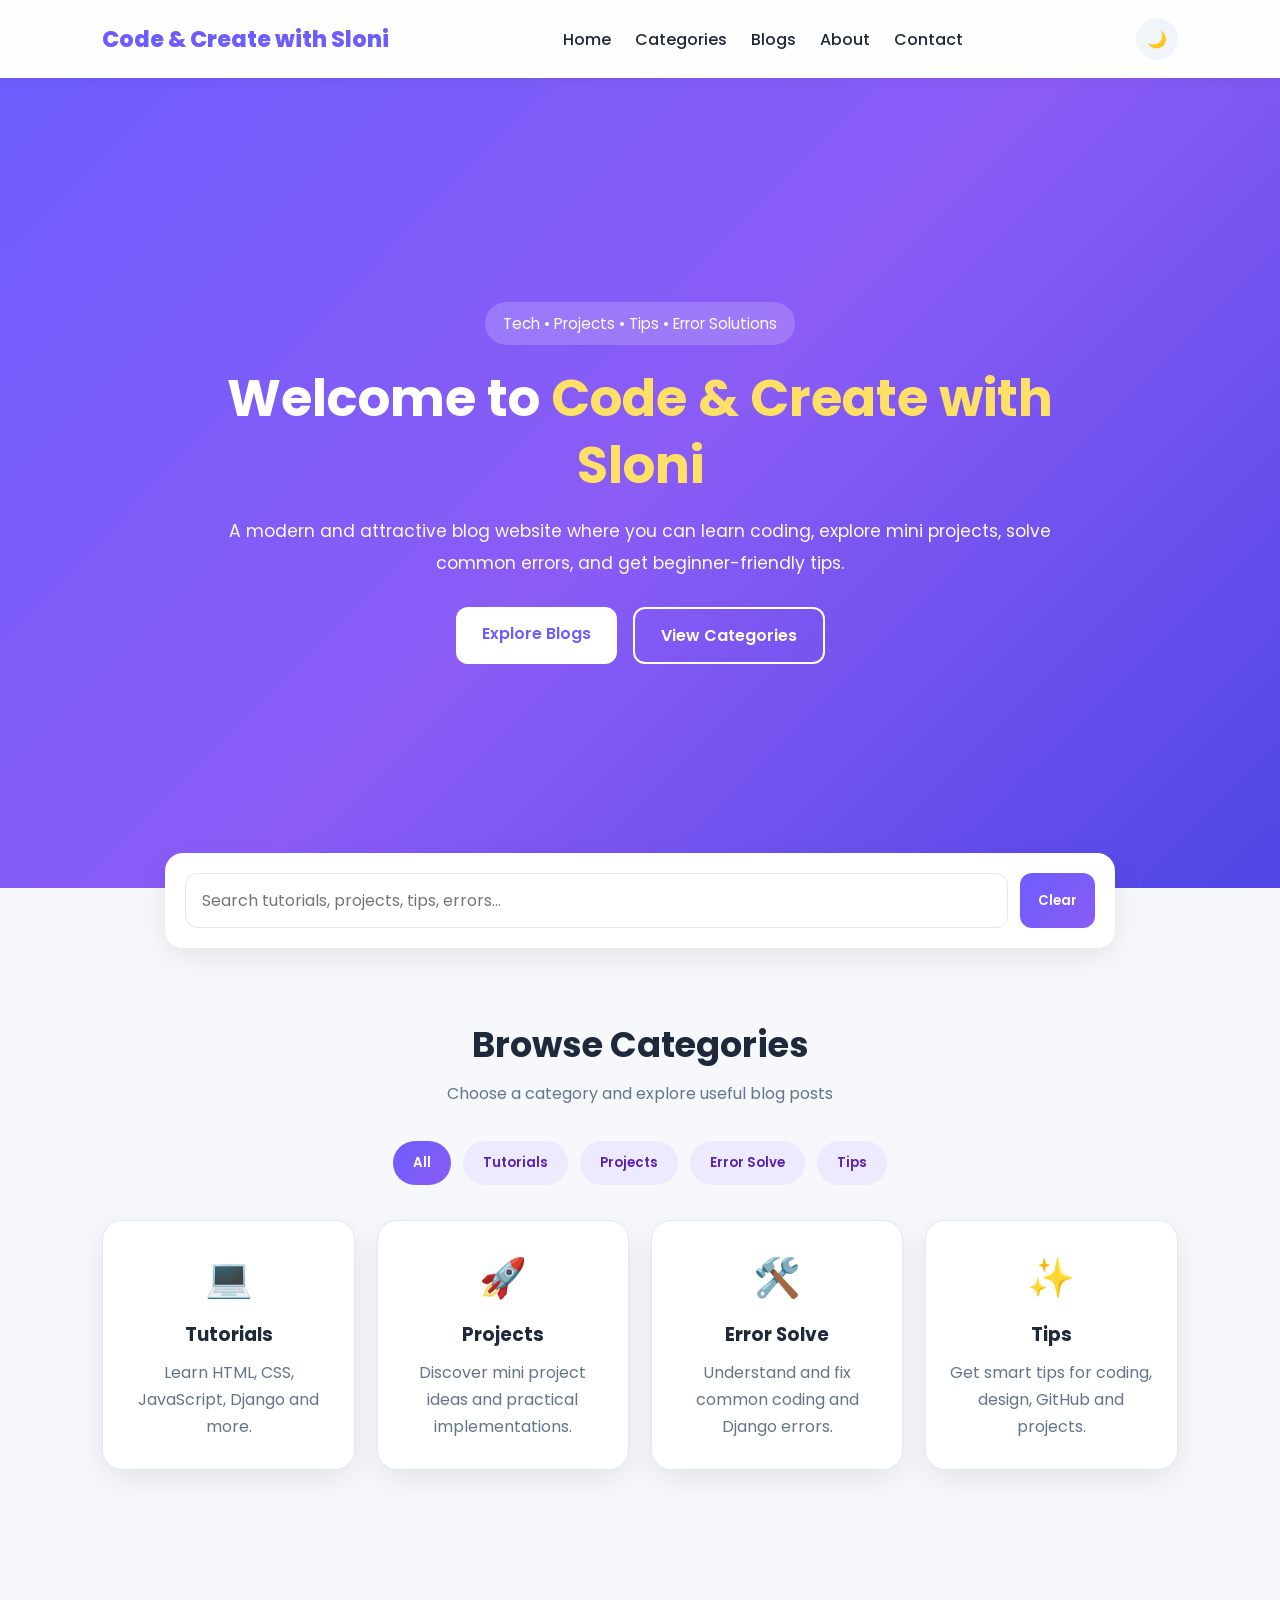
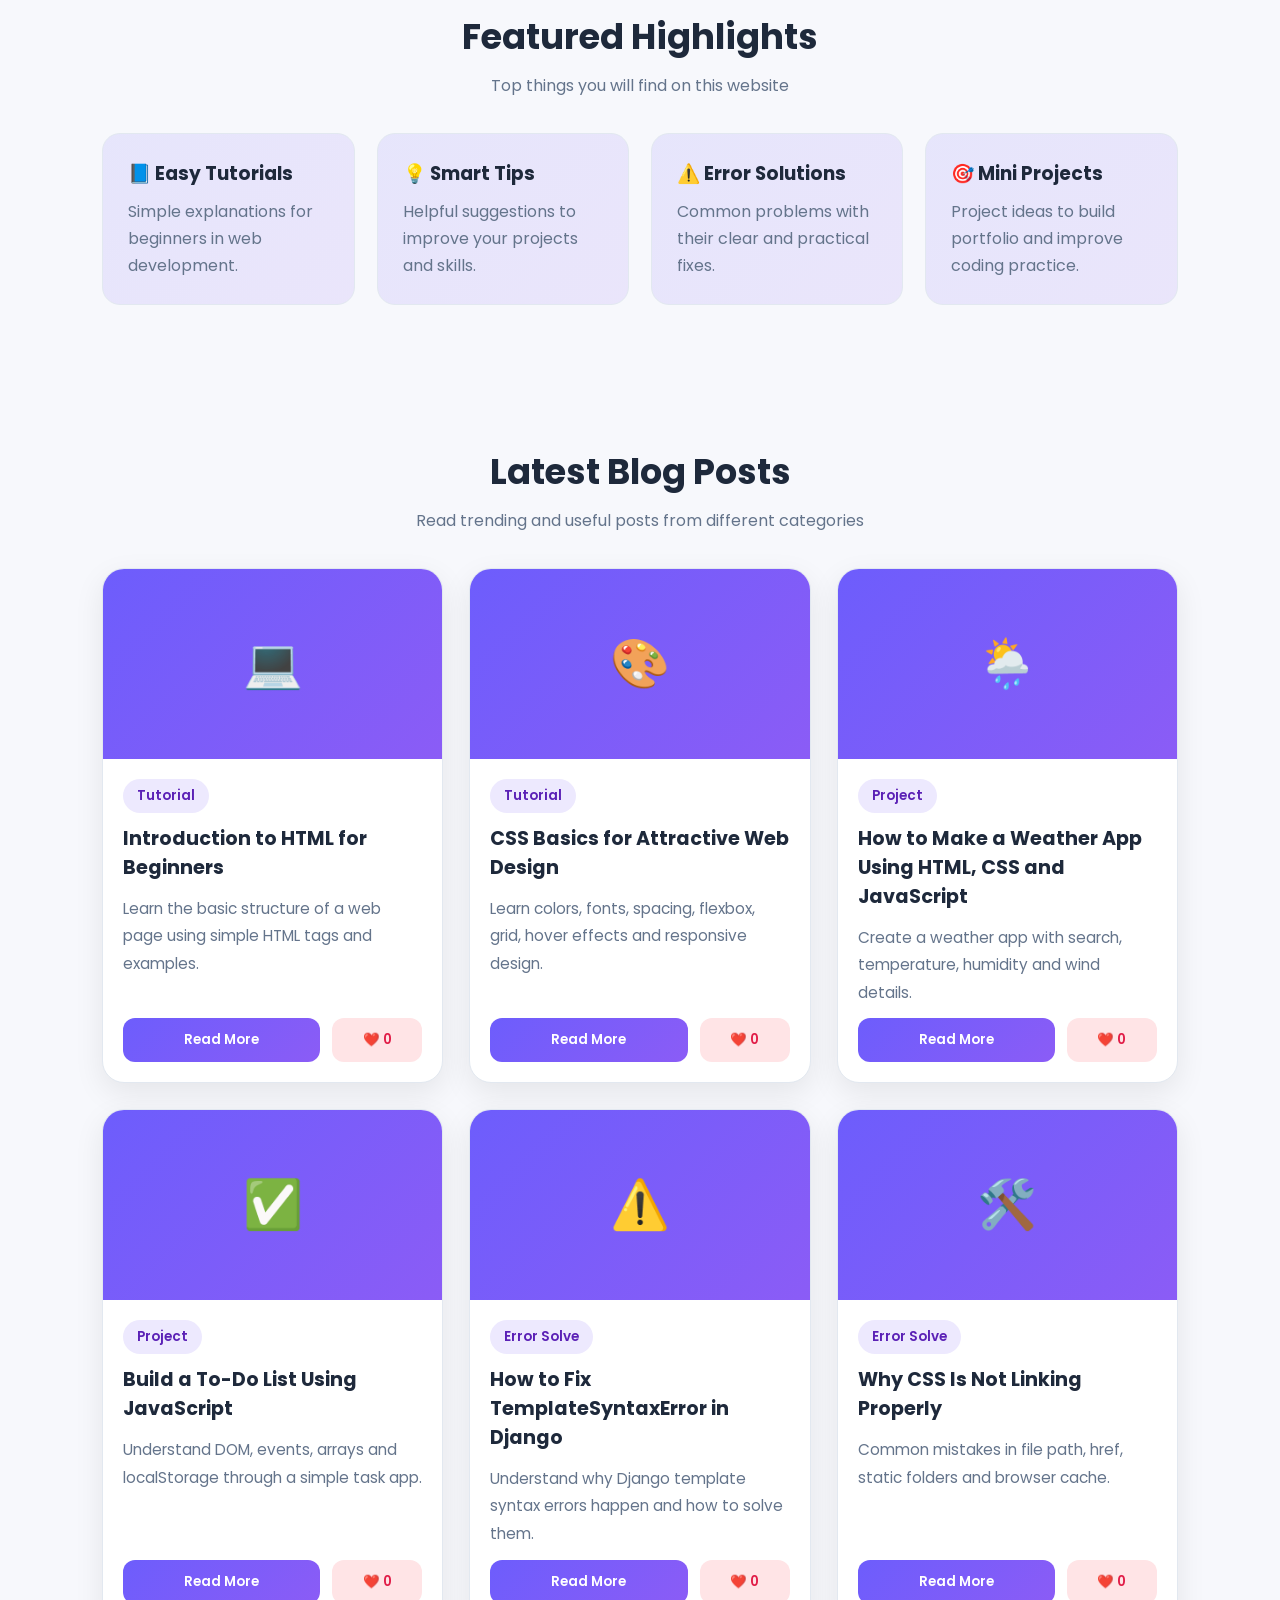
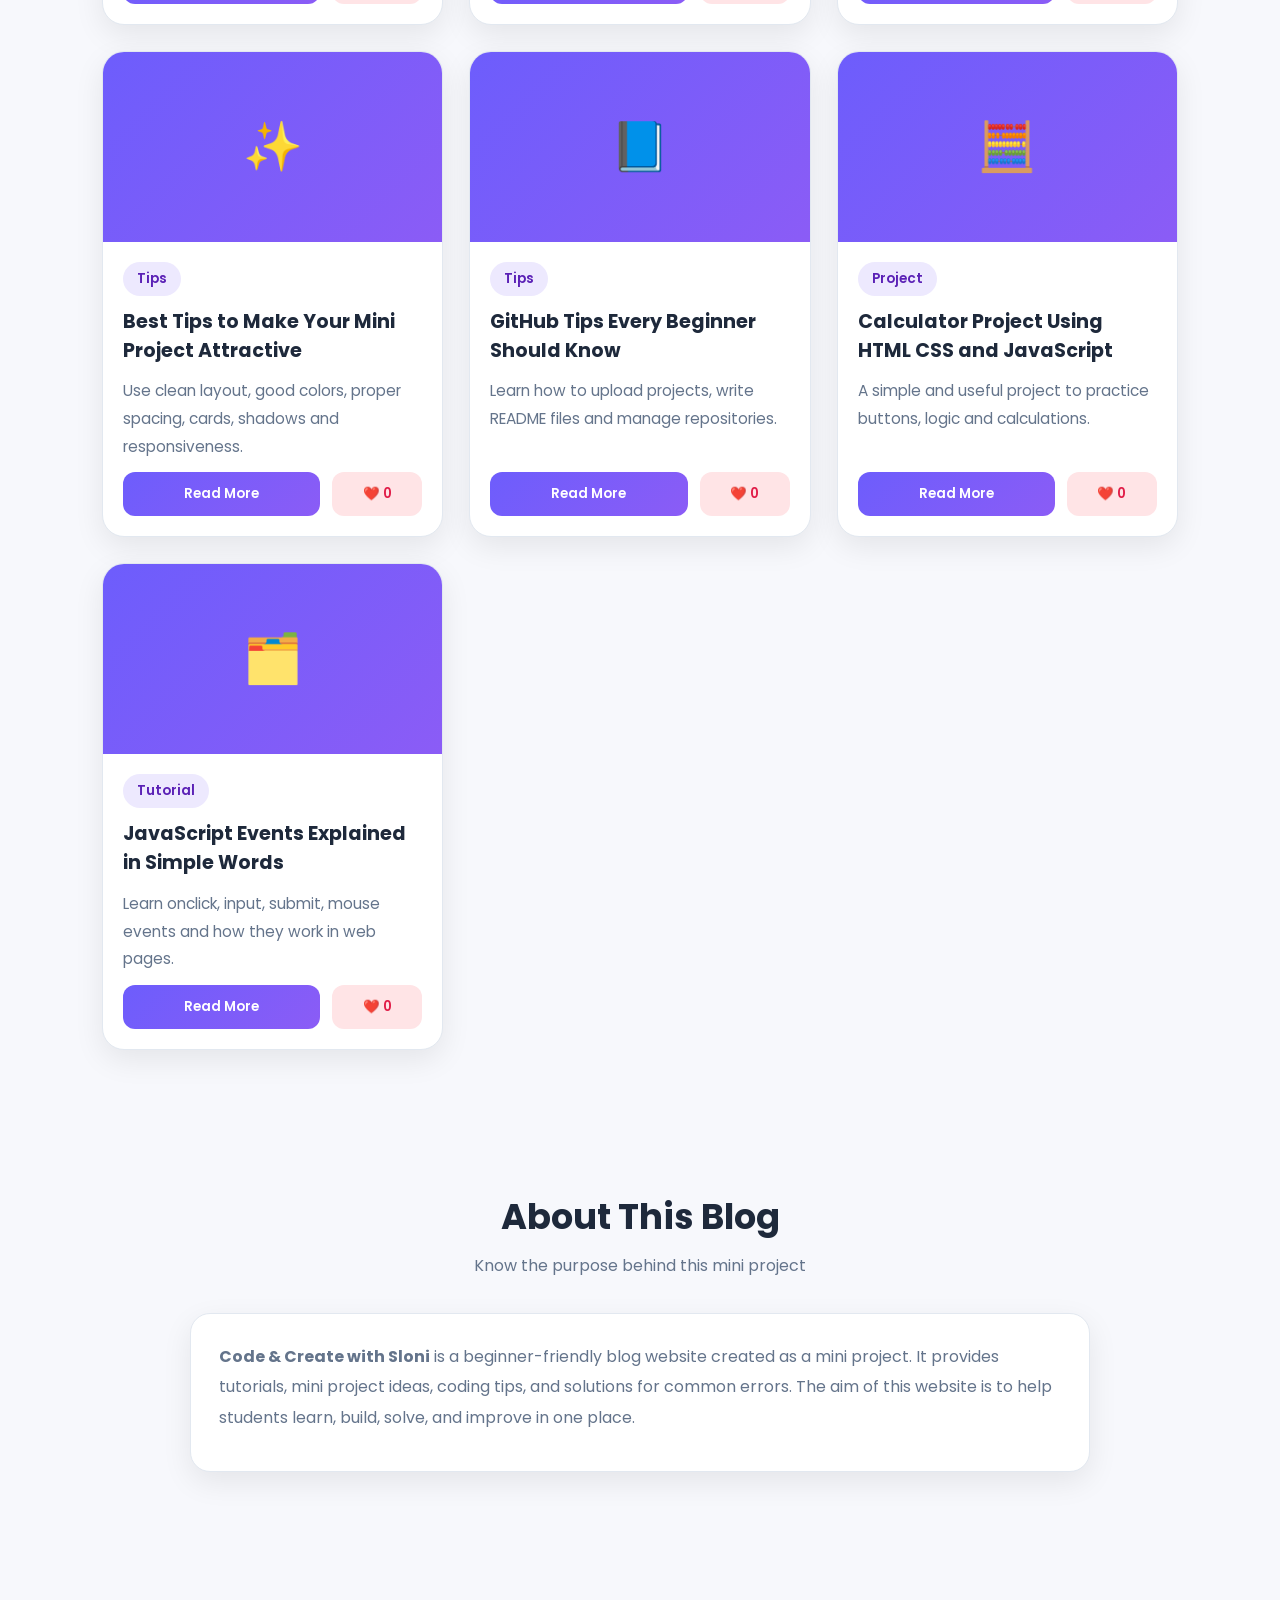
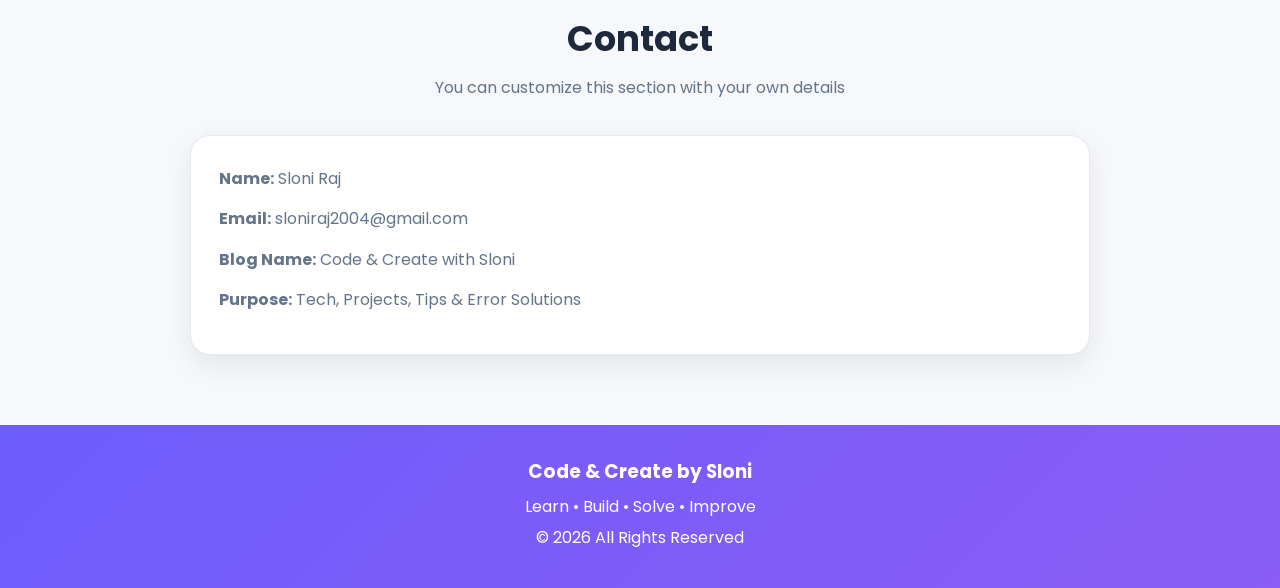
<file: index.html>
<!DOCTYPE html>
<html lang="en">
<head>
  <meta charset="UTF-8" />
  <meta name="viewport" content="width=device-width, initial-scale=1.0" />
  <title>Code & Create with Sloni</title>
  <link rel="stylesheet" href="style.css" />
  <link rel="preconnect" href="https://fonts.googleapis.com">
  <link rel="preconnect" href="https://fonts.gstatic.com" crossorigin>
  <link href="https://fonts.googleapis.com/css2?family=Poppins:wght@300;400;500;600;700;800&display=swap" rel="stylesheet">
</head>
<body>

  <!-- Navbar -->
  <header class="navbar">
    <div class="logo">Code & Create with Sloni</div>

    <nav class="nav-links">
      <a href="#home">Home</a>
      <a href="#categories">Categories</a>
      <a href="#blogs">Blogs</a>
      <a href="#about">About</a>
      <a href="#contact">Contact</a>
    </nav>

    <div class="nav-actions">
      <button id="themeToggle" class="theme-btn">🌙</button>
      <button class="menu-btn" id="menuBtn">☰</button>
    </div>
  </header>

  <!-- Mobile Menu -->
  <div class="mobile-menu" id="mobileMenu">
    <a href="#home">Home</a>
    <a href="#categories">Categories</a>
    <a href="#blogs">Blogs</a>
    <a href="#about">About</a>
    <a href="#contact">Contact</a>
  </div>

  <!-- Hero -->
  <section class="hero" id="home">
    <div class="hero-content">
      <span class="hero-badge">Tech • Projects • Tips • Error Solutions</span>
      <h1>Welcome to <span>Code & Create with Sloni</span></h1>
      <p>
        A modern and attractive blog website where you can learn coding,
        explore mini projects, solve common errors, and get beginner-friendly tips.
      </p>

      <div class="hero-buttons">
        <a href="#blogs" class="btn primary-btn">Explore Blogs</a>
        <a href="#categories" class="btn secondary-btn">View Categories</a>
      </div>
    </div>
  </section>

  <!-- Search -->
  <section class="search-wrapper">
    <div class="search-box">
      <input
        type="text"
        id="searchInput"
        placeholder="Search tutorials, projects, tips, errors..."
      />
      <button id="clearSearch">Clear</button>
    </div>
  </section>

  <!-- Categories -->
  <section class="categories-section" id="categories">
    <div class="section-heading">
      <h2>Browse Categories</h2>
      <p>Choose a category and explore useful blog posts</p>
    </div>

    <div class="category-buttons">
      <button class="filter-btn active" data-category="All" data-link="index.html">All</button>
      <button class="filter-btn" data-category="Tutorial" data-link="tutorials.html">Tutorials</button>
      <button class="filter-btn" data-category="Project" data-link="projects.html">Projects</button>
      <button class="filter-btn" data-category="Error Solve" data-link="error-solve.html">Error Solve</button>
      <button class="filter-btn" data-category="Tips" data-link="tips.html">Tips</button>
    </div>

    <div class="category-cards">

  <a href="tutorials.html" class="category-card">
    <div class="category-icon">💻</div>
    <h3>Tutorials</h3>
    <p>Learn HTML, CSS, JavaScript, Django and more.</p>
  </a>

  <a href="projects.html" class="category-card">
    <div class="category-icon">🚀</div>
    <h3>Projects</h3>
    <p>Discover mini project ideas and practical implementations.</p>
  </a>

  <a href="error-solve.html" class="category-card">
    <div class="category-icon">🛠️</div>
    <h3>Error Solve</h3>
    <p>Understand and fix common coding and Django errors.</p>
  </a>

  <a href="tips.html" class="category-card">
    <div class="category-icon">✨</div>
    <h3>Tips</h3>
    <p>Get smart tips for coding, design, GitHub and projects.</p>
  </a>

</div>
  </section>

  <!-- Featured -->
  <section class="featured-section">
    <div class="section-heading">
      <h2>Featured Highlights</h2>
      <p>Top things you will find on this website</p>
    </div>

    <div class="featured-grid">
      <div class="featured-box">
        <h3>📘 Easy Tutorials</h3>
        <p>Simple explanations for beginners in web development.</p>
      </div>

      <div class="featured-box">
        <h3>💡 Smart Tips</h3>
        <p>Helpful suggestions to improve your projects and skills.</p>
      </div>

      <div class="featured-box">
        <h3>⚠️ Error Solutions</h3>
        <p>Common problems with their clear and practical fixes.</p>
      </div>

      <div class="featured-box">
        <h3>🎯 Mini Projects</h3>
        <p>Project ideas to build portfolio and improve coding practice.</p>
      </div>
    </div>
  </section>

  <!-- Blog Section -->
  <section class="blog-section" id="blogs">
    <div class="section-heading">
      <h2>Latest Blog Posts</h2>
      <p>Read trending and useful posts from different categories</p>
    </div>

    <div class="blog-container" id="blogContainer"></div>
    <div class="no-post" id="noPost">No blog post found.</div>
  </section>

  <!-- About -->
  <section class="about-section" id="about">
    <div class="section-heading">
      <h2>About This Blog</h2>
      <p>Know the purpose behind this mini project</p>
    </div>

    <div class="about-box">
      <p>
        <strong>Code & Create with Sloni</strong> is a beginner-friendly blog website
        created as a mini project. It provides tutorials, mini project ideas,
        coding tips, and solutions for common errors. The aim of this website
        is to help students learn, build, solve, and improve in one place.
      </p>
    </div>
  </section>

  <!-- Contact -->
  <section class="contact-section" id="contact">
    <div class="section-heading">
      <h2>Contact</h2>
      <p>You can customize this section with your own details</p>
    </div>

    <div class="contact-box">
      <p><strong>Name:</strong> Sloni Raj</p>
      <p><strong>Email:</strong> sloniraj2004@gmail.com</p>
      <p><strong>Blog Name:</strong> Code & Create with Sloni</p>
      <p><strong>Purpose:</strong> Tech, Projects, Tips & Error Solutions</p>
    </div>
  </section>

  <!-- Modal -->
  <div class="modal" id="postModal">
    <div class="modal-content">
      <span class="close-btn" id="closeModal">&times;</span>

      <span class="modal-category" id="modalCategory"></span>
      <h2 id="modalTitle"></h2>
      <p id="modalText"></p>

      <div class="modal-actions">
        <button id="modalLikeBtn" class="modal-like-btn">❤️ 0</button>
      </div>

      <div class="comments-section">
        <h3>Comments</h3>
        <div class="comment-input-area">
          <input type="text" id="commentInput" placeholder="Write your comment..." />
          <button id="addCommentBtn">Post</button>
        </div>
        <div class="comment-list" id="commentList"></div>
      </div>
    </div>
  </div>

  <!-- Footer -->
  <footer class="footer">
    <h3>Code & Create by Sloni</h3>
    <p>Learn • Build • Solve • Improve</p>
    <p>© 2026 All Rights Reserved</p>
  </footer>

  <script src="script.js"></script>
</body>
</html>
</file>
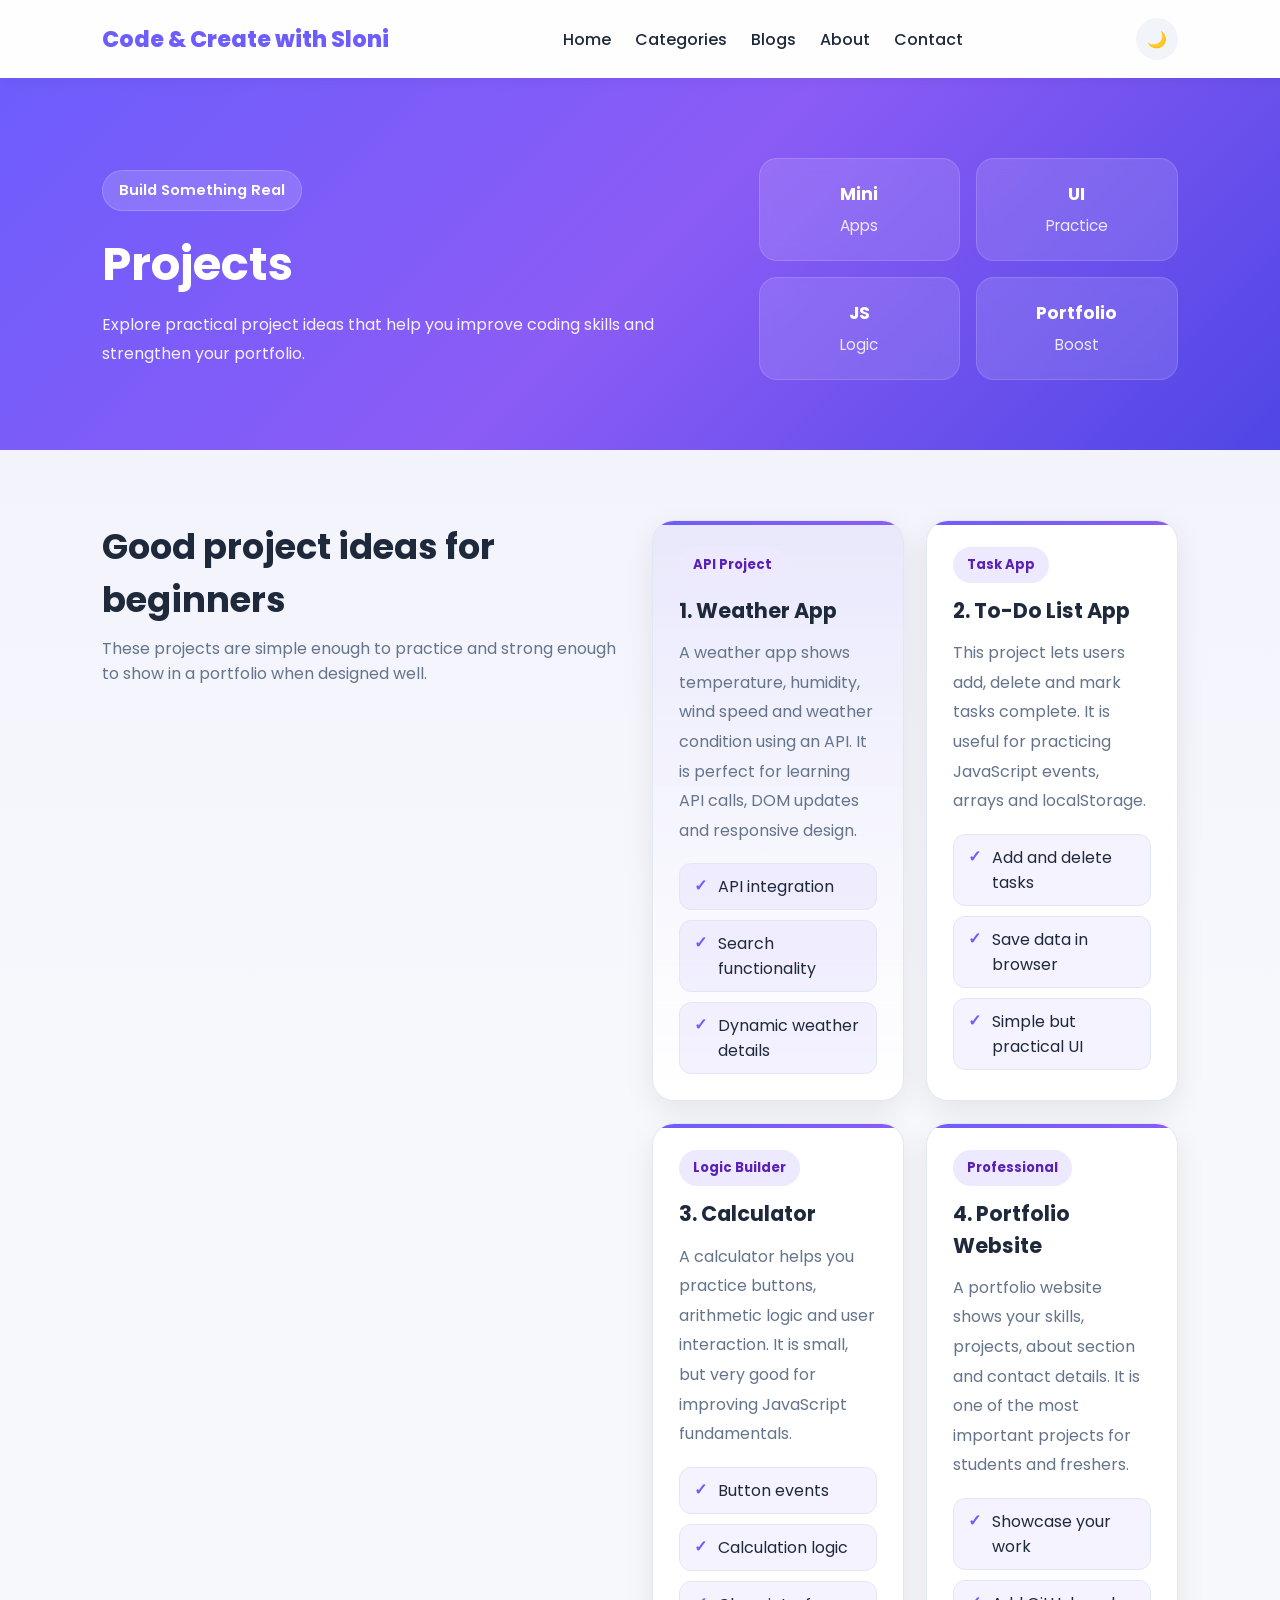
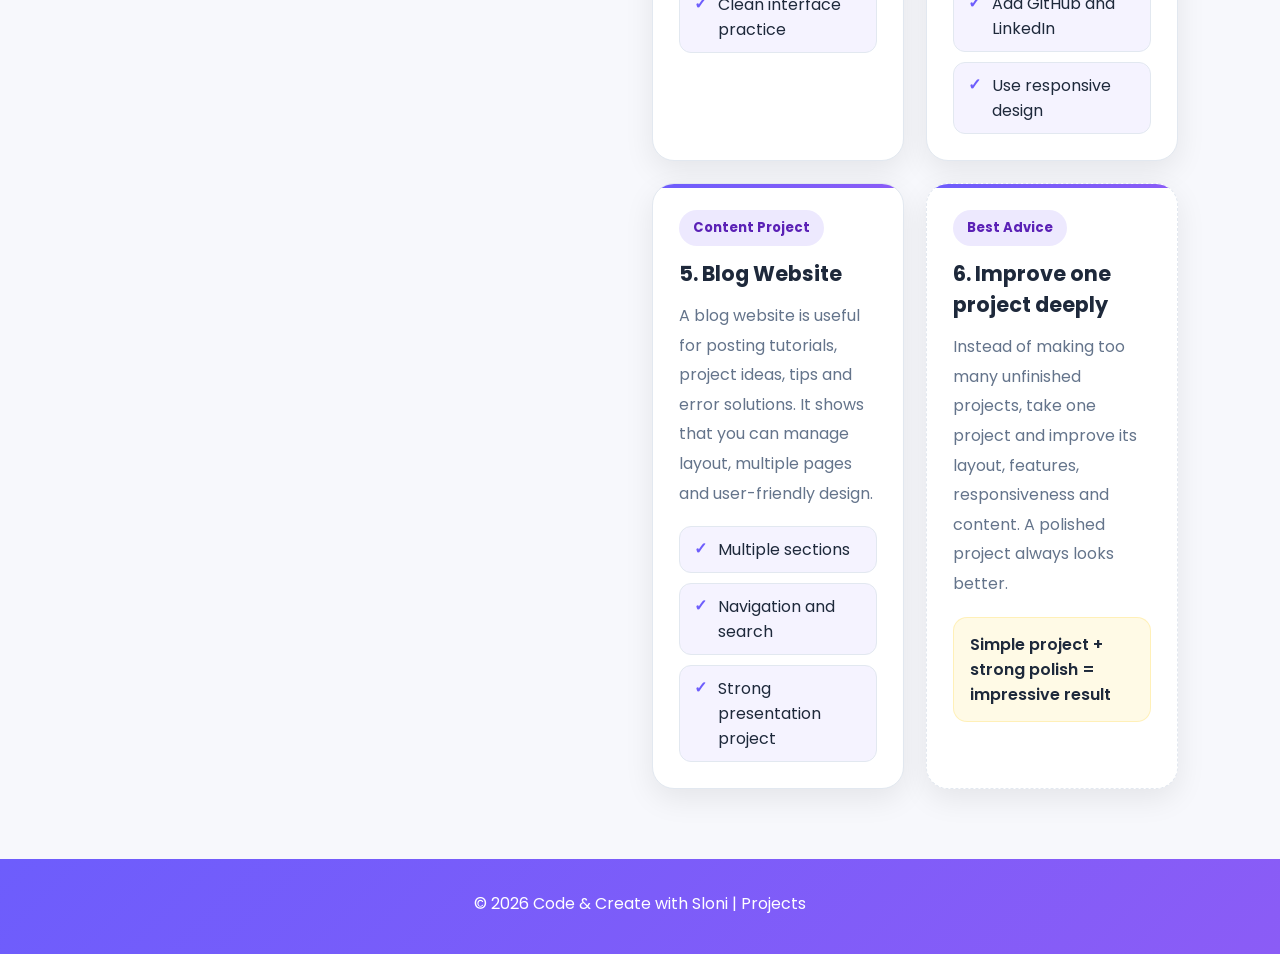
<file: projects.html>
<!DOCTYPE html>
<html lang="en">
<head>
  <meta charset="UTF-8" />
  <meta name="viewport" content="width=device-width, initial-scale=1.0" />
  <title>Projects - Code & Create with Sloni</title>
  <link rel="stylesheet" href="style.css" />
  <link rel="preconnect" href="https://fonts.googleapis.com">
  <link rel="preconnect" href="https://fonts.gstatic.com" crossorigin>
  <link href="https://fonts.googleapis.com/css2?family=Poppins:wght@300;400;500;600;700;800&display=swap" rel="stylesheet">
</head>
<body>

  <header class="navbar">
    <div class="logo">Code & Create with Sloni</div>

    <nav class="nav-links">
      <a href="index.html">Home</a>
      <a href="index.html#categories">Categories</a>
      <a href="index.html#blogs">Blogs</a>
      <a href="index.html#about">About</a>
      <a href="index.html#contact">Contact</a>
    </nav>

    <div class="nav-actions">
      <button id="themeToggle" class="theme-btn">🌙</button>
      <button class="menu-btn" id="menuBtn">☰</button>
    </div>
  </header>

  <div class="mobile-menu" id="mobileMenu">
    <a href="index.html">Home</a>
    <a href="index.html#categories">Categories</a>
    <a href="index.html#blogs">Blogs</a>
    <a href="index.html#about">About</a>
    <a href="index.html#contact">Contact</a>
  </div>

  <section class="page-banner compact-banner">
    <div class="banner-text">
      <span class="page-chip">Build Something Real</span>
      <h1>Projects</h1>
      <p>Explore practical project ideas that help you improve coding skills and strengthen your portfolio.</p>
    </div>
    <div class="banner-stats">
      <div class="stat-box"><strong>Mini</strong><span>Apps</span></div>
      <div class="stat-box"><strong>UI</strong><span>Practice</span></div>
      <div class="stat-box"><strong>JS</strong><span>Logic</span></div>
      <div class="stat-box"><strong>Portfolio</strong><span>Boost</span></div>
    </div>
  </section>

  <section class="content-page enhanced-page">
    <div class="section-heading left-heading">
      <h2>Good project ideas for beginners</h2>
      <p>These projects are simple enough to practice and strong enough to show in a portfolio when designed well.</p>
    </div>

    <div class="content-grid two-column-layout">
      <div class="content-card clean-card featured-content-card">
        <span class="card-badge">API Project</span>
        <h2>1. Weather App</h2>
        <p>A weather app shows temperature, humidity, wind speed and weather condition using an API. It is perfect for learning API calls, DOM updates and responsive design.</p>
        <ul class="mini-points">
          <li>API integration</li>
          <li>Search functionality</li>
          <li>Dynamic weather details</li>
        </ul>
      </div>

      <div class="content-card clean-card">
        <span class="card-badge">Task App</span>
        <h2>2. To-Do List App</h2>
        <p>This project lets users add, delete and mark tasks complete. It is useful for practicing JavaScript events, arrays and localStorage.</p>
        <ul class="mini-points">
          <li>Add and delete tasks</li>
          <li>Save data in browser</li>
          <li>Simple but practical UI</li>
        </ul>
      </div>

      <div class="content-card clean-card">
        <span class="card-badge">Logic Builder</span>
        <h2>3. Calculator</h2>
        <p>A calculator helps you practice buttons, arithmetic logic and user interaction. It is small, but very good for improving JavaScript fundamentals.</p>
        <ul class="mini-points">
          <li>Button events</li>
          <li>Calculation logic</li>
          <li>Clean interface practice</li>
        </ul>
      </div>

      <div class="content-card clean-card">
        <span class="card-badge">Professional</span>
        <h2>4. Portfolio Website</h2>
        <p>A portfolio website shows your skills, projects, about section and contact details. It is one of the most important projects for students and freshers.</p>
        <ul class="mini-points">
          <li>Showcase your work</li>
          <li>Add GitHub and LinkedIn</li>
          <li>Use responsive design</li>
        </ul>
      </div>

      <div class="content-card clean-card">
        <span class="card-badge">Content Project</span>
        <h2>5. Blog Website</h2>
        <p>A blog website is useful for posting tutorials, project ideas, tips and error solutions. It shows that you can manage layout, multiple pages and user-friendly design.</p>
        <ul class="mini-points">
          <li>Multiple sections</li>
          <li>Navigation and search</li>
          <li>Strong presentation project</li>
        </ul>
      </div>

      <div class="content-card clean-card highlight-note-card">
        <span class="card-badge">Best Advice</span>
        <h2>6. Improve one project deeply</h2>
        <p>Instead of making too many unfinished projects, take one project and improve its layout, features, responsiveness and content. A polished project always looks better.</p>
        <div class="soft-note">Simple project + strong polish = impressive result</div>
      </div>
    </div>
  </section>

  <footer class="footer">
    <p>© 2026 Code & Create with Sloni | Projects</p>
  </footer>

  <script src="script.js"></script>
</body>
</html>
</file>
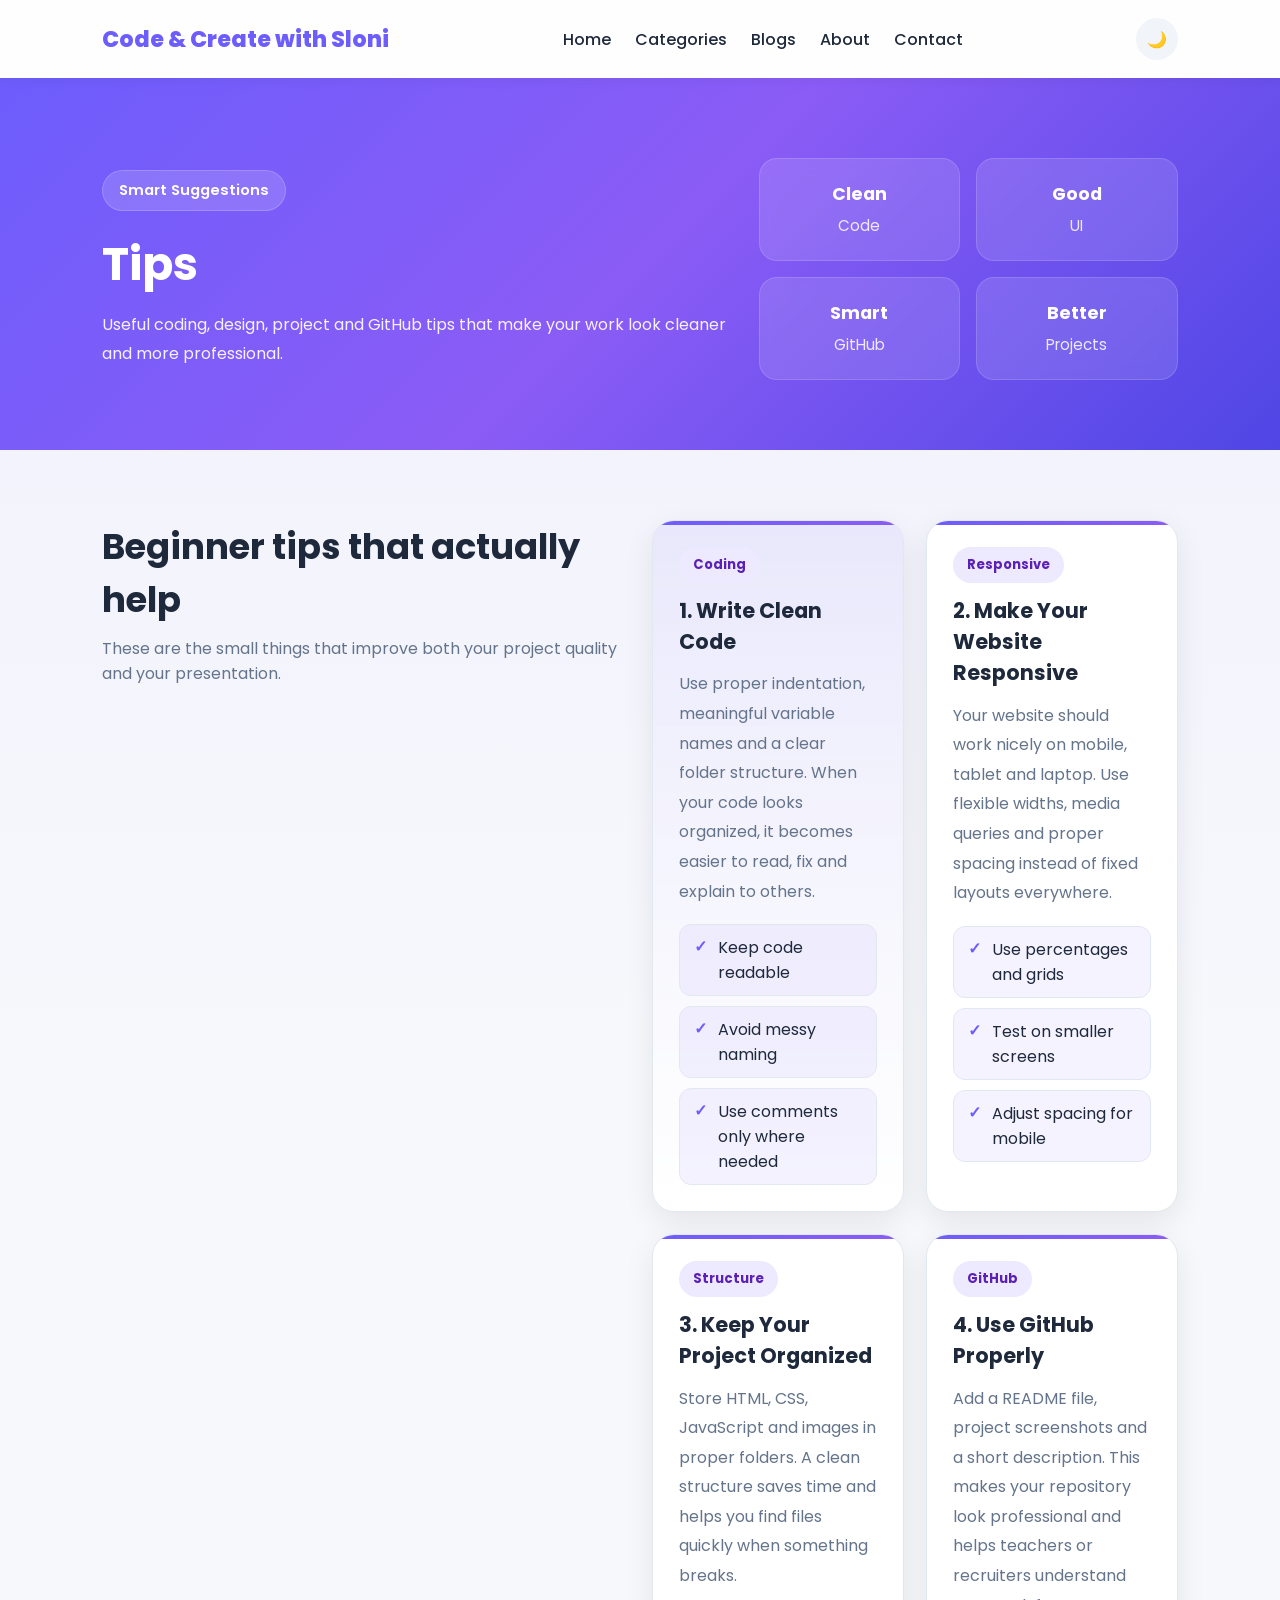
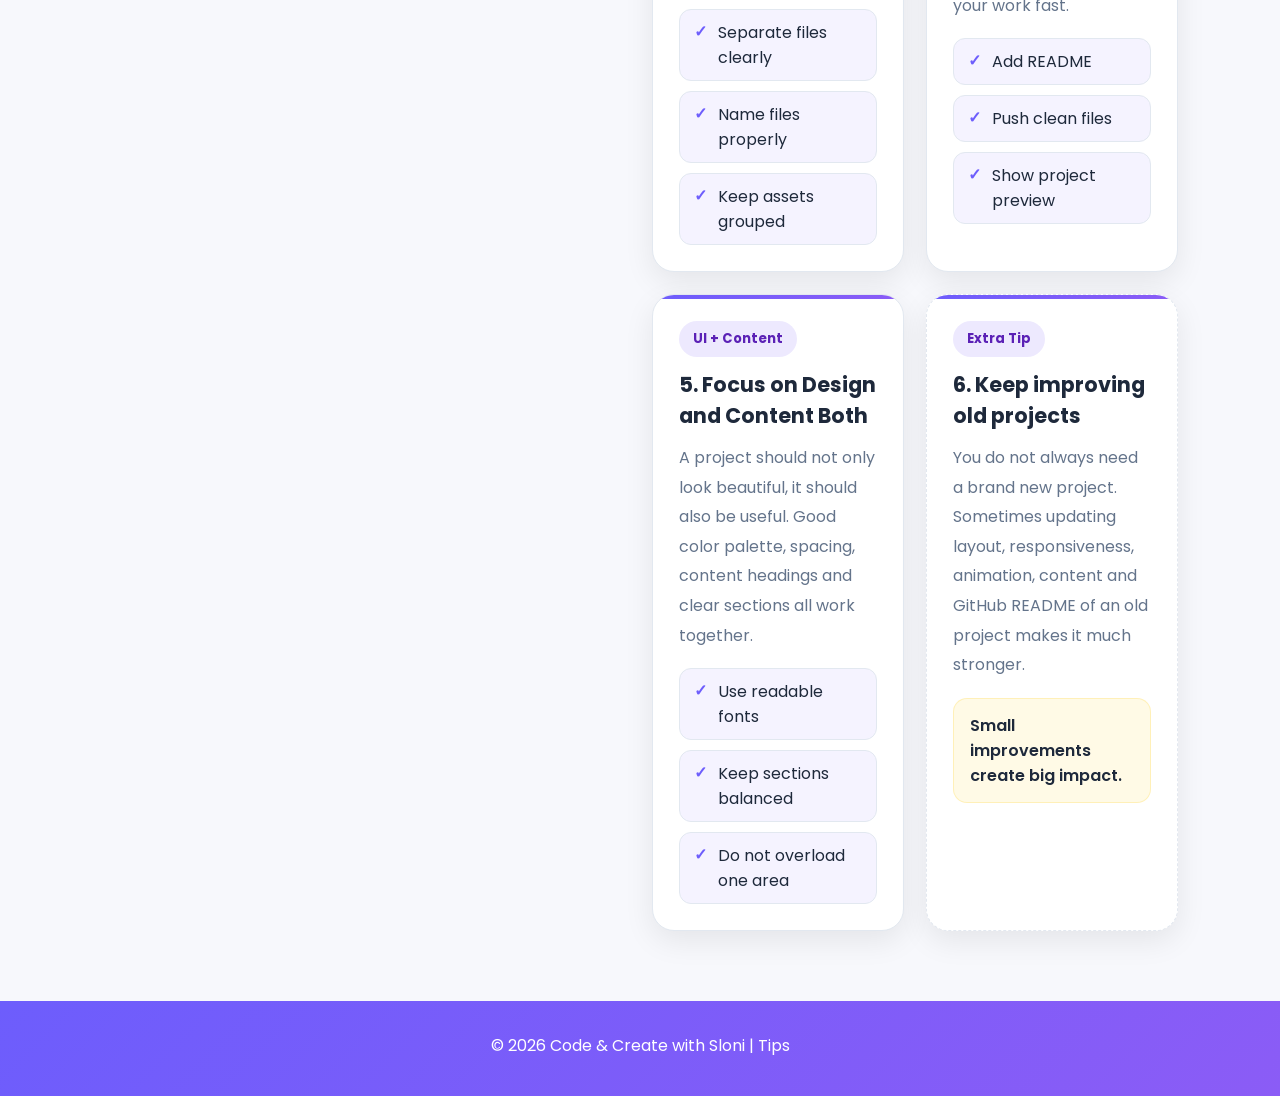
<file: tips.html>
<!DOCTYPE html>
<html lang="en">
<head>
  <meta charset="UTF-8" />
  <meta name="viewport" content="width=device-width, initial-scale=1.0" />
  <title>Tips - Code & Create with Sloni</title>
  <link rel="stylesheet" href="style.css" />
  <link rel="preconnect" href="https://fonts.googleapis.com">
  <link rel="preconnect" href="https://fonts.gstatic.com" crossorigin>
  <link href="https://fonts.googleapis.com/css2?family=Poppins:wght@300;400;500;600;700;800&display=swap" rel="stylesheet">
</head>
<body>

  <header class="navbar">
    <div class="logo">Code & Create with Sloni</div>

    <nav class="nav-links">
      <a href="index.html">Home</a>
      <a href="index.html#categories">Categories</a>
      <a href="index.html#blogs">Blogs</a>
      <a href="index.html#about">About</a>
      <a href="index.html#contact">Contact</a>
    </nav>

    <div class="nav-actions">
      <button id="themeToggle" class="theme-btn">🌙</button>
      <button class="menu-btn" id="menuBtn">☰</button>
    </div>
  </header>

  <div class="mobile-menu" id="mobileMenu">
    <a href="index.html">Home</a>
    <a href="index.html#categories">Categories</a>
    <a href="index.html#blogs">Blogs</a>
    <a href="index.html#about">About</a>
    <a href="index.html#contact">Contact</a>
  </div>

  <section class="page-banner compact-banner">
    <div class="banner-text">
      <span class="page-chip">Smart Suggestions</span>
      <h1>Tips</h1>
      <p>Useful coding, design, project and GitHub tips that make your work look cleaner and more professional.</p>
    </div>
    <div class="banner-stats">
      <div class="stat-box"><strong>Clean</strong><span>Code</span></div>
      <div class="stat-box"><strong>Good</strong><span>UI</span></div>
      <div class="stat-box"><strong>Smart</strong><span>GitHub</span></div>
      <div class="stat-box"><strong>Better</strong><span>Projects</span></div>
    </div>
  </section>

  <section class="content-page enhanced-page">
    <div class="section-heading left-heading">
      <h2>Beginner tips that actually help</h2>
      <p>These are the small things that improve both your project quality and your presentation.</p>
    </div>

    <div class="content-grid two-column-layout">
      <div class="content-card clean-card featured-content-card">
        <span class="card-badge">Coding</span>
        <h2>1. Write Clean Code</h2>
        <p>Use proper indentation, meaningful variable names and a clear folder structure. When your code looks organized, it becomes easier to read, fix and explain to others.</p>
        <ul class="mini-points">
          <li>Keep code readable</li>
          <li>Avoid messy naming</li>
          <li>Use comments only where needed</li>
        </ul>
      </div>

      <div class="content-card clean-card">
        <span class="card-badge">Responsive</span>
        <h2>2. Make Your Website Responsive</h2>
        <p>Your website should work nicely on mobile, tablet and laptop. Use flexible widths, media queries and proper spacing instead of fixed layouts everywhere.</p>
        <ul class="mini-points">
          <li>Use percentages and grids</li>
          <li>Test on smaller screens</li>
          <li>Adjust spacing for mobile</li>
        </ul>
      </div>

      <div class="content-card clean-card">
        <span class="card-badge">Structure</span>
        <h2>3. Keep Your Project Organized</h2>
        <p>Store HTML, CSS, JavaScript and images in proper folders. A clean structure saves time and helps you find files quickly when something breaks.</p>
        <ul class="mini-points">
          <li>Separate files clearly</li>
          <li>Name files properly</li>
          <li>Keep assets grouped</li>
        </ul>
      </div>

      <div class="content-card clean-card">
        <span class="card-badge">GitHub</span>
        <h2>4. Use GitHub Properly</h2>
        <p>Add a README file, project screenshots and a short description. This makes your repository look professional and helps teachers or recruiters understand your work fast.</p>
        <ul class="mini-points">
          <li>Add README</li>
          <li>Push clean files</li>
          <li>Show project preview</li>
        </ul>
      </div>

      <div class="content-card clean-card">
        <span class="card-badge">UI + Content</span>
        <h2>5. Focus on Design and Content Both</h2>
        <p>A project should not only look beautiful, it should also be useful. Good color palette, spacing, content headings and clear sections all work together.</p>
        <ul class="mini-points">
          <li>Use readable fonts</li>
          <li>Keep sections balanced</li>
          <li>Do not overload one area</li>
        </ul>
      </div>

      <div class="content-card clean-card highlight-note-card">
        <span class="card-badge">Extra Tip</span>
        <h2>6. Keep improving old projects</h2>
        <p>You do not always need a brand new project. Sometimes updating layout, responsiveness, animation, content and GitHub README of an old project makes it much stronger.</p>
        <div class="soft-note">Small improvements create big impact.</div>
      </div>
    </div>
  </section>

  <footer class="footer">
    <p>© 2026 Code & Create with Sloni | Tips</p>
  </footer>

  <script src="script.js"></script>
</body>
</html>
</file>
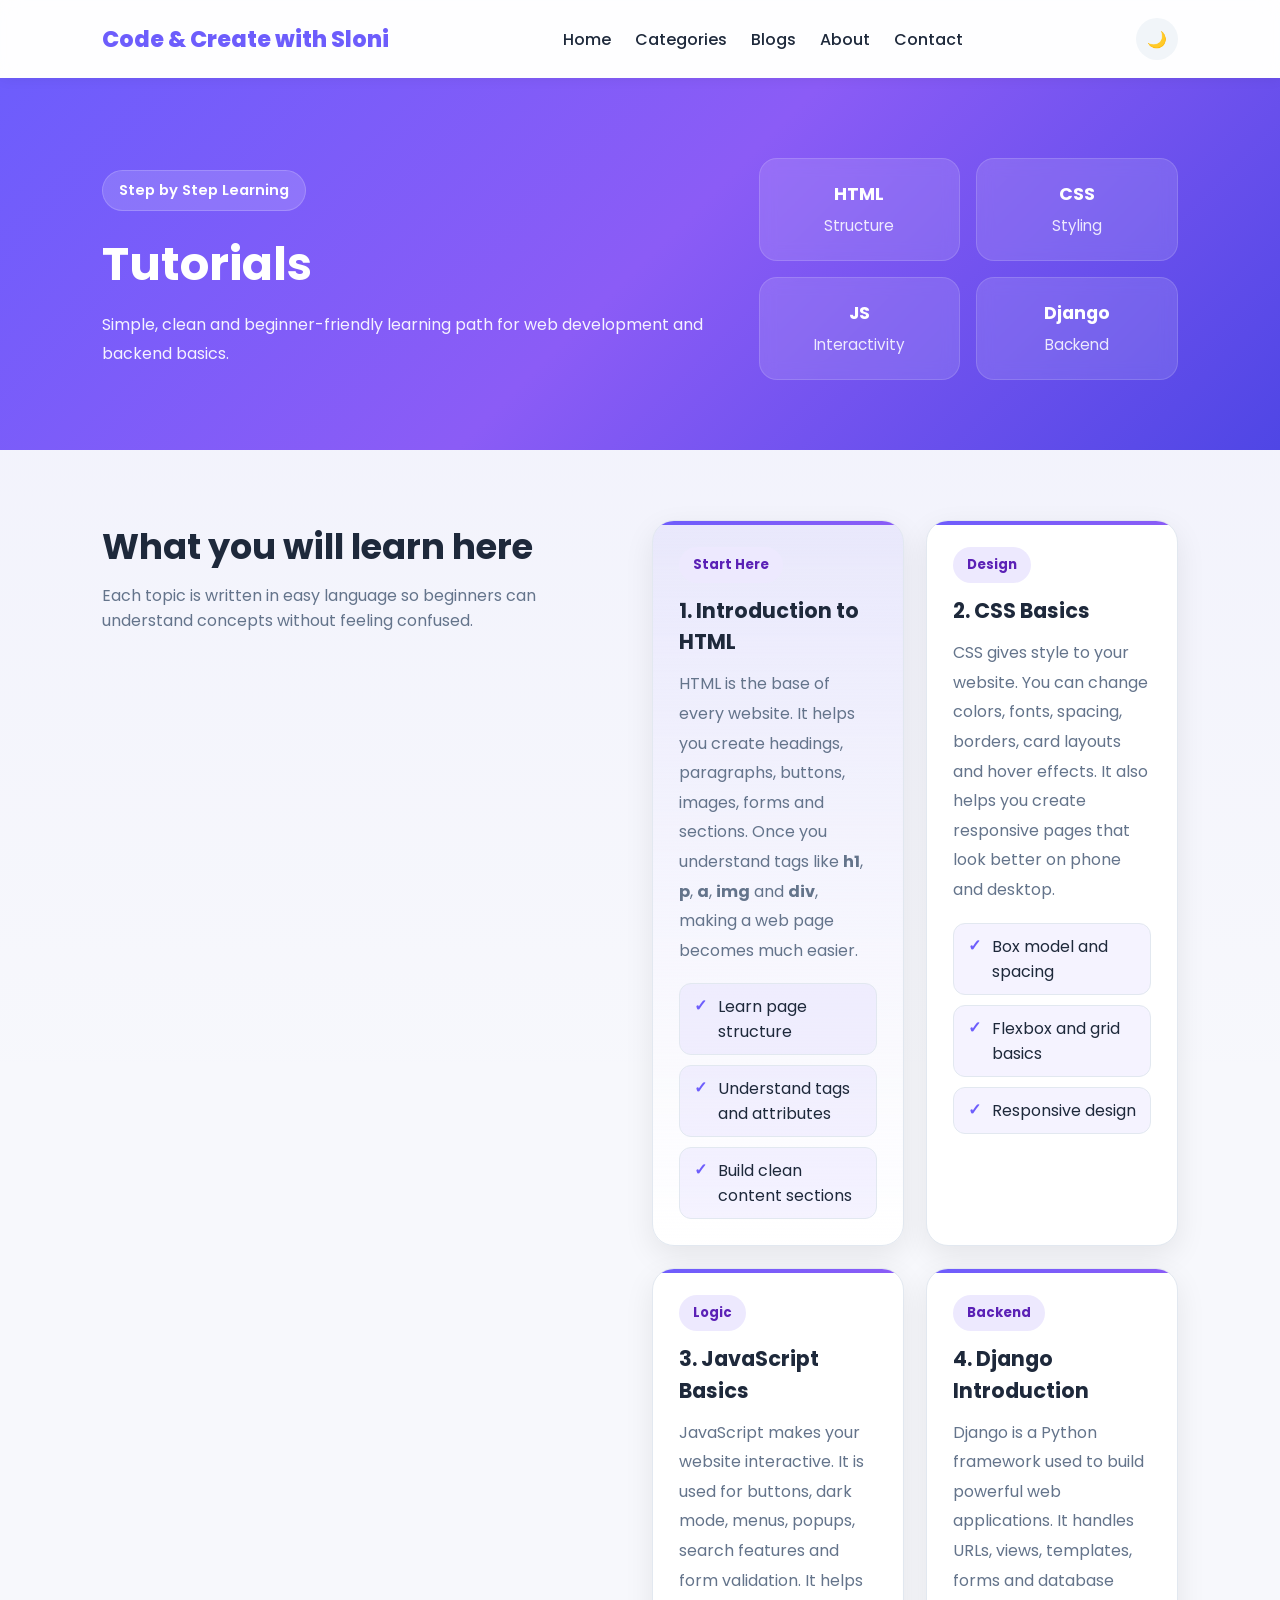
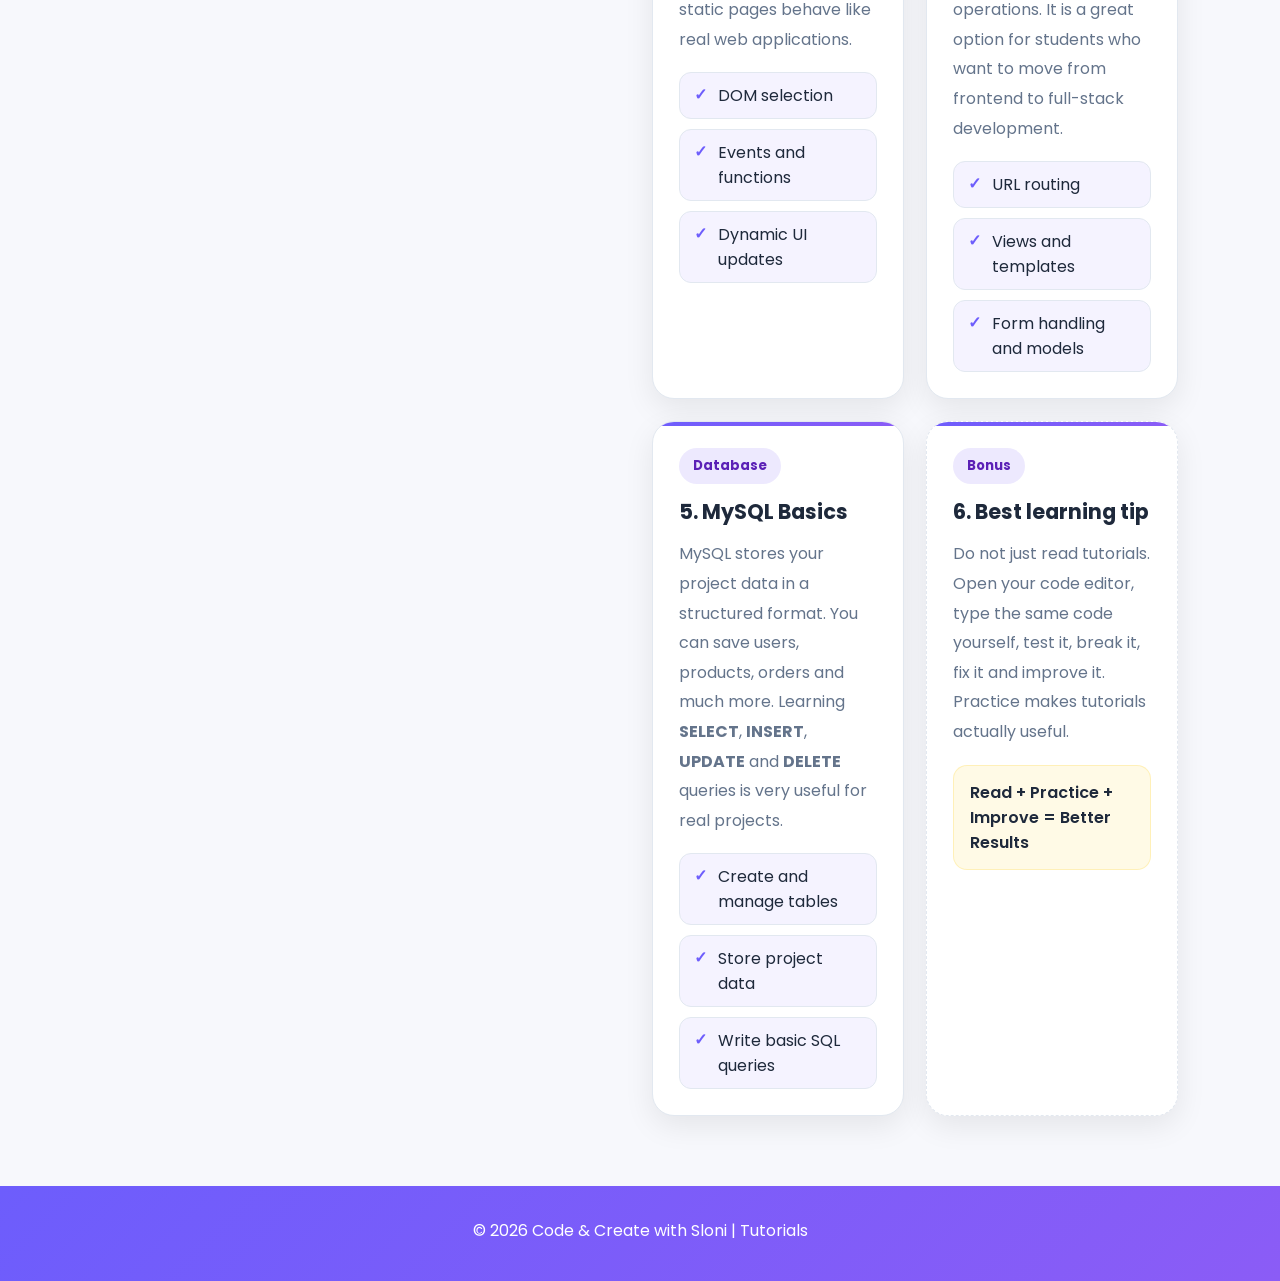
<file: tutorials.html>
<!DOCTYPE html>
<html lang="en">
<head>
  <meta charset="UTF-8" />
  <meta name="viewport" content="width=device-width, initial-scale=1.0" />
  <title>Tutorials - Code & Create with Sloni</title>
  <link rel="stylesheet" href="style.css" />
  <link rel="preconnect" href="https://fonts.googleapis.com">
  <link rel="preconnect" href="https://fonts.gstatic.com" crossorigin>
  <link href="https://fonts.googleapis.com/css2?family=Poppins:wght@300;400;500;600;700;800&display=swap" rel="stylesheet">
</head>
<body>

  <header class="navbar">
    <div class="logo">Code & Create with Sloni</div>

    <nav class="nav-links">
      <a href="index.html">Home</a>
      <a href="index.html#categories">Categories</a>
      <a href="index.html#blogs">Blogs</a>
      <a href="index.html#about">About</a>
      <a href="index.html#contact">Contact</a>
    </nav>

    <div class="nav-actions">
      <button id="themeToggle" class="theme-btn">🌙</button>
      <button class="menu-btn" id="menuBtn">☰</button>
    </div>
  </header>

  <div class="mobile-menu" id="mobileMenu">
    <a href="index.html">Home</a>
    <a href="index.html#categories">Categories</a>
    <a href="index.html#blogs">Blogs</a>
    <a href="index.html#about">About</a>
    <a href="index.html#contact">Contact</a>
  </div>

  <section class="page-banner compact-banner">
    <div class="banner-text">
      <span class="page-chip">Step by Step Learning</span>
      <h1>Tutorials</h1>
      <p>Simple, clean and beginner-friendly learning path for web development and backend basics.</p>
    </div>
    <div class="banner-stats">
      <div class="stat-box"><strong>HTML</strong><span>Structure</span></div>
      <div class="stat-box"><strong>CSS</strong><span>Styling</span></div>
      <div class="stat-box"><strong>JS</strong><span>Interactivity</span></div>
      <div class="stat-box"><strong>Django</strong><span>Backend</span></div>
    </div>
  </section>

  <section class="content-page enhanced-page">
    <div class="section-heading left-heading">
      <h2>What you will learn here</h2>
      <p>Each topic is written in easy language so beginners can understand concepts without feeling confused.</p>
    </div>

    <div class="content-grid two-column-layout">
      <div class="content-card clean-card featured-content-card">
        <span class="card-badge">Start Here</span>
        <h2>1. Introduction to HTML</h2>
        <p>HTML is the base of every website. It helps you create headings, paragraphs, buttons, images, forms and sections. Once you understand tags like <strong>h1</strong>, <strong>p</strong>, <strong>a</strong>, <strong>img</strong> and <strong>div</strong>, making a web page becomes much easier.</p>
        <ul class="mini-points">
          <li>Learn page structure</li>
          <li>Understand tags and attributes</li>
          <li>Build clean content sections</li>
        </ul>
      </div>

      <div class="content-card clean-card">
        <span class="card-badge">Design</span>
        <h2>2. CSS Basics</h2>
        <p>CSS gives style to your website. You can change colors, fonts, spacing, borders, card layouts and hover effects. It also helps you create responsive pages that look better on phone and desktop.</p>
        <ul class="mini-points">
          <li>Box model and spacing</li>
          <li>Flexbox and grid basics</li>
          <li>Responsive design</li>
        </ul>
      </div>

      <div class="content-card clean-card">
        <span class="card-badge">Logic</span>
        <h2>3. JavaScript Basics</h2>
        <p>JavaScript makes your website interactive. It is used for buttons, dark mode, menus, popups, search features and form validation. It helps static pages behave like real web applications.</p>
        <ul class="mini-points">
          <li>DOM selection</li>
          <li>Events and functions</li>
          <li>Dynamic UI updates</li>
        </ul>
      </div>

      <div class="content-card clean-card">
        <span class="card-badge">Backend</span>
        <h2>4. Django Introduction</h2>
        <p>Django is a Python framework used to build powerful web applications. It handles URLs, views, templates, forms and database operations. It is a great option for students who want to move from frontend to full-stack development.</p>
        <ul class="mini-points">
          <li>URL routing</li>
          <li>Views and templates</li>
          <li>Form handling and models</li>
        </ul>
      </div>

      <div class="content-card clean-card">
        <span class="card-badge">Database</span>
        <h2>5. MySQL Basics</h2>
        <p>MySQL stores your project data in a structured format. You can save users, products, orders and much more. Learning <strong>SELECT</strong>, <strong>INSERT</strong>, <strong>UPDATE</strong> and <strong>DELETE</strong> queries is very useful for real projects.</p>
        <ul class="mini-points">
          <li>Create and manage tables</li>
          <li>Store project data</li>
          <li>Write basic SQL queries</li>
        </ul>
      </div>

      <div class="content-card clean-card highlight-note-card">
        <span class="card-badge">Bonus</span>
        <h2>6. Best learning tip</h2>
        <p>Do not just read tutorials. Open your code editor, type the same code yourself, test it, break it, fix it and improve it. Practice makes tutorials actually useful.</p>
        <div class="soft-note">Read + Practice + Improve = Better Results</div>
      </div>
    </div>
  </section>

  <footer class="footer">
    <p>© 2026 Code & Create with Sloni | Tutorials</p>
  </footer>

  <script src="script.js"></script>
</body>
</html>
</file>
<file: style.css>
* {
  margin: 0;
  padding: 0;
  box-sizing: border-box;
  font-family: "Poppins", sans-serif;
}

:root {
  --bg: #f7f8fc;
  --card: #ffffff;
  --text: #1e293b;
  --subtext: #64748b;
  --primary: #6d5dfc;
  --secondary: #8b5cf6;
  --accent: #ff4d6d;
  --border: #e2e8f0;
  --shadow: 0 10px 30px rgba(0, 0, 0, 0.08);
  --hero-text: #ffffff;
  --light-btn: #f1f5f9;
}

body.dark {
  --bg: #0f172a;
  --card: #1e293b;
  --text: #f8fafc;
  --subtext: #cbd5e1;
  --primary: #8b5cf6;
  --secondary: #6366f1;
  --accent: #fb7185;
  --border: #334155;
  --shadow: 0 10px 30px rgba(0, 0, 0, 0.35);
  --hero-text: #ffffff;
  --light-btn: #334155;
}

html {
  scroll-behavior: smooth;
}

body {
  background: var(--bg);
  color: var(--text);
  transition: 0.3s ease;
}

/* Navbar */
.navbar {
  width: 100%;
  padding: 18px 8%;
  background: rgba(255, 255, 255, 0.8);
  backdrop-filter: blur(10px);
  display: flex;
  justify-content: space-between;
  align-items: center;
  position: sticky;
  top: 0;
  z-index: 999;
  box-shadow: 0 2px 12px rgba(0,0,0,0.05);
}

body.dark .navbar {
  background: rgba(15, 23, 42, 0.9);
}

.logo {
  font-size: 1.4rem;
  font-weight: 800;
  color: var(--primary);
}

.nav-links {
  display: flex;
  gap: 24px;
}

.nav-links a {
  text-decoration: none;
  color: var(--text);
  font-weight: 500;
  transition: 0.3s;
}

.nav-links a:hover {
  color: var(--primary);
}

.nav-actions {
  display: flex;
  align-items: center;
  gap: 10px;
}

.theme-btn,
.menu-btn {
  border: none;
  background: var(--light-btn);
  color: var(--text);
  width: 42px;
  height: 42px;
  border-radius: 50%;
  cursor: pointer;
  font-size: 1rem;
  transition: 0.3s;
}

.theme-btn:hover,
.menu-btn:hover {
  transform: translateY(-2px);
}

.menu-btn {
  display: none;
}

/* Mobile Menu */
.mobile-menu {
  display: none;
  flex-direction: column;
  gap: 12px;
  background: var(--card);
  padding: 18px 8%;
  box-shadow: var(--shadow);
}

.mobile-menu a {
  text-decoration: none;
  color: var(--text);
  font-weight: 500;
}

/* Hero */
.hero {
  min-height: 90vh;
  background: linear-gradient(135deg, #6d5dfc, #8b5cf6, #4f46e5);
  display: flex;
  align-items: center;
  justify-content: center;
  padding: 60px 8%;
  text-align: center;
  color: var(--hero-text);
}

.hero-content {
  max-width: 850px;
}

.hero-badge {
  display: inline-block;
  background: rgba(255,255,255,0.18);
  padding: 10px 18px;
  border-radius: 999px;
  font-size: 0.95rem;
  margin-bottom: 20px;
}

.hero h1 {
  font-size: 3.2rem;
  line-height: 1.3;
  margin-bottom: 18px;
}

.hero h1 span {
  color: #ffe066;
}

.hero p {
  font-size: 1.08rem;
  line-height: 1.8;
  margin-bottom: 28px;
  color: #f8fafc;
}

.hero-buttons {
  display: flex;
  justify-content: center;
  gap: 16px;
  flex-wrap: wrap;
}

.btn {
  text-decoration: none;
  padding: 14px 26px;
  border-radius: 12px;
  font-weight: 600;
  transition: 0.3s;
}

.primary-btn {
  background: white;
  color: var(--primary);
}

.secondary-btn {
  background: transparent;
  border: 2px solid white;
  color: white;
}

.btn:hover {
  transform: translateY(-3px);
}

/* Search */
.search-wrapper {
  width: 100%;
  margin-top: -35px;
  padding: 0 8%;
}

.search-box {
  max-width: 950px;
  margin: auto;
  background: var(--card);
  box-shadow: var(--shadow);
  border-radius: 18px;
  padding: 20px;
  display: flex;
  gap: 12px;
  flex-wrap: wrap;
}

.search-box input {
  flex: 1;
  min-width: 250px;
  border: 1px solid var(--border);
  background: transparent;
  color: var(--text);
  padding: 14px 16px;
  border-radius: 12px;
  outline: none;
  font-size: 1rem;
}

.search-box button {
  padding: 14px 18px;
  border: none;
  background: linear-gradient(135deg, var(--primary), var(--secondary));
  color: white;
  border-radius: 12px;
  cursor: pointer;
  font-weight: 600;
}

/* General Section */
section {
  padding: 70px 8%;
}

.section-heading {
  text-align: center;
  margin-bottom: 35px;
}

.section-heading h2 {
  font-size: 2.2rem;
  margin-bottom: 10px;
}

.section-heading p {
  color: var(--subtext);
  font-size: 1rem;
}

/* Categories */
.category-buttons {
  display: flex;
  justify-content: center;
  flex-wrap: wrap;
  gap: 12px;
  margin-bottom: 35px;
}

.filter-btn {
  padding: 12px 20px;
  border: none;
  border-radius: 999px;
  cursor: pointer;
  background: #ede9fe;
  color: #5b21b6;
  font-weight: 600;
  transition: 0.3s;
}

body.dark .filter-btn {
  background: #312e81;
  color: white;
}

.filter-btn.active,
.filter-btn:hover {
  background: linear-gradient(135deg, var(--primary), var(--secondary));
  color: white;
}

.category-cards {
  display: grid;
  grid-template-columns: repeat(auto-fit, minmax(220px, 1fr));
  gap: 22px;
}

.category-card {
  background: var(--card);
  border: 1px solid var(--border);
  box-shadow: var(--shadow);
  border-radius: 20px;
  padding: 28px 22px;
  text-align: center;
  transition: 0.3s;
}

.category-card:hover {
  transform: translateY(-8px);
}

.category-icon {
  font-size: 2.4rem;
  margin-bottom: 14px;
}

.category-card h3 {
  margin-bottom: 10px;
}

.category-card p {
  color: var(--subtext);
  line-height: 1.7;
}

/* Featured */
.featured-grid {
  display: grid;
  grid-template-columns: repeat(auto-fit, minmax(230px, 1fr));
  gap: 22px;
}

.featured-box {
  background: linear-gradient(135deg, rgba(109,93,252,0.12), rgba(139,92,246,0.12));
  border: 1px solid var(--border);
  border-radius: 18px;
  padding: 25px;
  transition: 0.3s;
}

.featured-box:hover {
  transform: translateY(-6px);
}

.featured-box h3 {
  margin-bottom: 10px;
}

.featured-box p {
  color: var(--subtext);
  line-height: 1.7;
}

/* Blog Cards */
.blog-container {
  display: grid;
  grid-template-columns: repeat(auto-fit, minmax(290px, 1fr));
  gap: 26px;
}

.blog-card {
  background: var(--card);
  border-radius: 22px;
  overflow: hidden;
  box-shadow: var(--shadow);
  border: 1px solid var(--border);
  transition: 0.3s;
  display: flex;
  flex-direction: column;
}

.blog-card:hover {
  transform: translateY(-8px);
}

.blog-image {
  height: 190px;
  display: flex;
  align-items: center;
  justify-content: center;
  font-size: 3rem;
  color: white;
  background: linear-gradient(135deg, #6d5dfc, #8b5cf6);
}

.blog-content {
  padding: 20px;
  display: flex;
  flex-direction: column;
  gap: 12px;
  flex: 1;
}

.blog-tag {
  width: fit-content;
  padding: 7px 14px;
  border-radius: 999px;
  font-size: 0.85rem;
  font-weight: 600;
  background: #ede9fe;
  color: #5b21b6;
}

body.dark .blog-tag {
  background: #312e81;
  color: white;
}

.blog-content h3 {
  font-size: 1.2rem;
  line-height: 1.5;
}

.blog-content p {
  color: var(--subtext);
  line-height: 1.8;
  font-size: 0.96rem;
}

.blog-actions {
  margin-top: auto;
  display: flex;
  gap: 12px;
}

.read-btn,
.like-btn {
  border: none;
  padding: 12px 15px;
  border-radius: 12px;
  cursor: pointer;
  font-weight: 600;
  transition: 0.3s;
}

.read-btn {
  flex: 1;
  background: linear-gradient(135deg, var(--primary), var(--secondary));
  color: white;
}

.like-btn {
  background: #ffe4e6;
  color: #e11d48;
  min-width: 90px;
}

.read-btn:hover,
.like-btn:hover {
  transform: translateY(-2px);
}

.no-post {
  margin-top: 25px;
  background: var(--card);
  border: 1px solid var(--border);
  box-shadow: var(--shadow);
  padding: 18px;
  border-radius: 14px;
  text-align: center;
  display: none;
  color: var(--subtext);
}

/* About / Contact */
.about-box,
.contact-box {
  max-width: 900px;
  margin: auto;
  background: var(--card);
  border: 1px solid var(--border);
  box-shadow: var(--shadow);
  border-radius: 20px;
  padding: 28px;
}

.about-box p,
.contact-box p {
  line-height: 1.9;
  color: var(--subtext);
  margin-bottom: 10px;
}

/* Modal */
.modal {
  position: fixed;
  inset: 0;
  background: rgba(0,0,0,0.65);
  display: none;
  justify-content: center;
  align-items: center;
  padding: 20px;
  z-index: 2000;
}

.modal-content {
  width: 100%;
  max-width: 760px;
  max-height: 90vh;
  overflow-y: auto;
  background: var(--card);
  color: var(--text);
  border-radius: 20px;
  padding: 28px;
  position: relative;
  border: 1px solid var(--border);
  box-shadow: var(--shadow);
}

.close-btn {
  position: absolute;
  top: 12px;
  right: 18px;
  font-size: 2rem;
  cursor: pointer;
}

.modal-category {
  display: inline-block;
  margin-bottom: 12px;
  padding: 8px 14px;
  border-radius: 999px;
  background: #ede9fe;
  color: #5b21b6;
  font-weight: 600;
}

body.dark .modal-category {
  background: #312e81;
  color: white;
}

.modal-content h2 {
  margin-bottom: 16px;
}

.modal-content p {
  line-height: 1.9;
  color: var(--subtext);
}

.modal-actions {
  margin-top: 20px;
}

.modal-like-btn {
  border: none;
  padding: 12px 18px;
  border-radius: 12px;
  cursor: pointer;
  background: #ffe4e6;
  color: #e11d48;
  font-weight: 600;
}

.comments-section {
  margin-top: 26px;
}

.comments-section h3 {
  margin-bottom: 14px;
}

.comment-input-area {
  display: flex;
  gap: 10px;
  flex-wrap: wrap;
  margin-bottom: 16px;
}

.comment-input-area input {
  flex: 1;
  min-width: 220px;
  padding: 13px 14px;
  border: 1px solid var(--border);
  background: transparent;
  color: var(--text);
  border-radius: 12px;
  outline: none;
}

.comment-input-area button {
  border: none;
  padding: 13px 18px;
  background: linear-gradient(135deg, var(--primary), var(--secondary));
  color: white;
  border-radius: 12px;
  cursor: pointer;
  font-weight: 600;
}

.comment-list {
  display: flex;
  flex-direction: column;
  gap: 10px;
}

.comment-item {
  background: rgba(109,93,252,0.08);
  border: 1px solid var(--border);
  padding: 12px 14px;
  border-radius: 12px;
  color: var(--text);
}

/* Footer */
.footer {
  background: linear-gradient(135deg, #6d5dfc, #8b5cf6);
  color: white;
  text-align: center;
  padding: 32px 12px;
}

.footer h3 {
  margin-bottom: 8px;
}

.footer p {
  margin-bottom: 6px;
}

/* Responsive */
@media (max-width: 900px) {
  .nav-links {
    display: none;
  }

  .menu-btn {
    display: inline-block;
  }

  .mobile-menu.show {
    display: flex;
  }

  .hero h1 {
    font-size: 2.5rem;
  }
}

@media (max-width: 600px) {
  .navbar {
    padding: 16px 5%;
  }

  section {
    padding: 60px 5%;
  }

  .search-wrapper {
    padding: 0 5%;
  }

  .hero {
    padding: 60px 5%;
  }

  .hero h1 {
    font-size: 2rem;
  }

  .section-heading h2 {
    font-size: 1.7rem;
  }

  .blog-image {
    height: 160px;
    font-size: 2.4rem;
  }
}

/* Extra fixes */
.nav-links ul,
.nav-links li {
  list-style: none;
  margin: 0;
  padding: 0;
}

.category-card {
  text-decoration: none;
  color: inherit;
  display: block;
}

button#themeToggle {
  border: none;
  background: var(--light-btn);
  color: var(--text);
  width: 42px;
  height: 42px;
  border-radius: 50%;
  cursor: pointer;
  font-size: 1rem;
  transition: 0.3s;
}

.page-banner {
  padding: 80px 8% 20px;
  text-align: center;
}

.page-banner h1 {
  font-size: 2.6rem;
  margin-bottom: 10px;
}

.page-banner p {
  color: var(--subtext);
  max-width: 760px;
  margin: 0 auto;
  line-height: 1.8;
}

.content-page {
  display: grid;
  grid-template-columns: repeat(auto-fit, minmax(260px, 1fr));
  gap: 24px;
}

.content-card h2 {
  font-size: 1.35rem;
  margin-bottom: 12px;
}

.content-card p {
  color: var(--subtext);
  line-height: 1.8;
}

/* Inner Page Enhancement */
.page-banner {
  padding: 80px 8% 70px;
  background: linear-gradient(135deg, #6d5dfc, #8b5cf6, #4f46e5);
  color: #fff;
  text-align: center;
}

.page-banner h1 {
  font-size: 2.9rem;
  margin-bottom: 12px;
}

.page-banner p {
  max-width: 760px;
  margin: 0 auto;
  line-height: 1.8;
  color: rgba(255,255,255,0.92);
}

.compact-banner {
  min-height: auto;
  display: grid;
  grid-template-columns: 1.2fr 0.8fr;
  gap: 28px;
  align-items: center;
  text-align: left;
}

.banner-text {
  max-width: 680px;
}

.page-chip {
  display: inline-block;
  padding: 9px 16px;
  border-radius: 999px;
  background: rgba(255,255,255,0.15);
  border: 1px solid rgba(255,255,255,0.18);
  margin-bottom: 18px;
  font-size: 0.92rem;
  font-weight: 600;
}

.banner-stats {
  display: grid;
  grid-template-columns: repeat(2, minmax(120px, 1fr));
  gap: 16px;
}

.stat-box {
  background: rgba(255,255,255,0.12);
  border: 1px solid rgba(255,255,255,0.14);
  border-radius: 18px;
  padding: 22px 18px;
  text-align: center;
  backdrop-filter: blur(8px);
}

.stat-box strong {
  display: block;
  font-size: 1.1rem;
  margin-bottom: 6px;
}

.stat-box span {
  color: rgba(255,255,255,0.86);
  font-size: 0.95rem;
}

.enhanced-page {
  background: linear-gradient(180deg, rgba(109,93,252,0.03), transparent 28%);
}

.left-heading {
  text-align: left;
  max-width: 760px;
}

.content-grid {
  display: grid;
  gap: 22px;
}

.two-column-layout {
  grid-template-columns: repeat(2, minmax(0, 1fr));
}

.clean-card {
  background: var(--card);
  border: 1px solid var(--border);
  box-shadow: var(--shadow);
  border-radius: 22px;
  padding: 26px;
  transition: 0.3s ease;
  position: relative;
  overflow: hidden;
}

.clean-card::before {
  content: "";
  position: absolute;
  inset: 0 0 auto 0;
  height: 4px;
  background: linear-gradient(135deg, var(--primary), var(--secondary));
}

.clean-card:hover {
  transform: translateY(-8px);
}

.clean-card h2 {
  font-size: 1.3rem;
  margin: 12px 0;
  line-height: 1.5;
}

.clean-card p {
  color: var(--subtext);
  line-height: 1.85;
}

.card-badge {
  display: inline-flex;
  align-items: center;
  padding: 8px 14px;
  border-radius: 999px;
  background: #ede9fe;
  color: #5b21b6;
  font-size: 0.82rem;
  font-weight: 700;
}

body.dark .card-badge {
  background: #312e81;
  color: #fff;
}

.featured-content-card {
  background: linear-gradient(180deg, rgba(109,93,252,0.08), var(--card));
}

.highlight-note-card {
  border-style: dashed;
}

.mini-points {
  list-style: none;
  margin-top: 18px;
  display: flex;
  flex-direction: column;
  gap: 10px;
}

.mini-points li {
  padding: 10px 12px;
  border-radius: 12px;
  background: rgba(109,93,252,0.07);
  color: var(--text);
  border: 1px solid var(--border);
  position: relative;
  padding-left: 38px;
}

.mini-points li::before {
  content: "✓";
  position: absolute;
  left: 14px;
  top: 9px;
  font-weight: 700;
  color: var(--primary);
}

.soft-note {
  margin-top: 18px;
  padding: 14px 16px;
  border-radius: 14px;
  background: rgba(255, 224, 102, 0.16);
  border: 1px solid rgba(255, 224, 102, 0.35);
  color: var(--text);
  font-weight: 600;
}

.category-card {
  text-decoration: none;
  color: inherit;
}

@media (max-width: 900px) {
  .compact-banner,
  .two-column-layout {
    grid-template-columns: 1fr;
  }

  .banner-text,
  .left-heading {
    max-width: 100%;
  }

  .compact-banner {
    text-align: center;
  }
}

@media (max-width: 600px) {
  .page-banner {
    padding: 60px 5% 50px;
  }

  .page-banner h1 {
    font-size: 2.1rem;
  }

  .banner-stats {
    grid-template-columns: repeat(2, 1fr);
  }

  .clean-card {
    padding: 22px 18px;
  }
}
</file>
